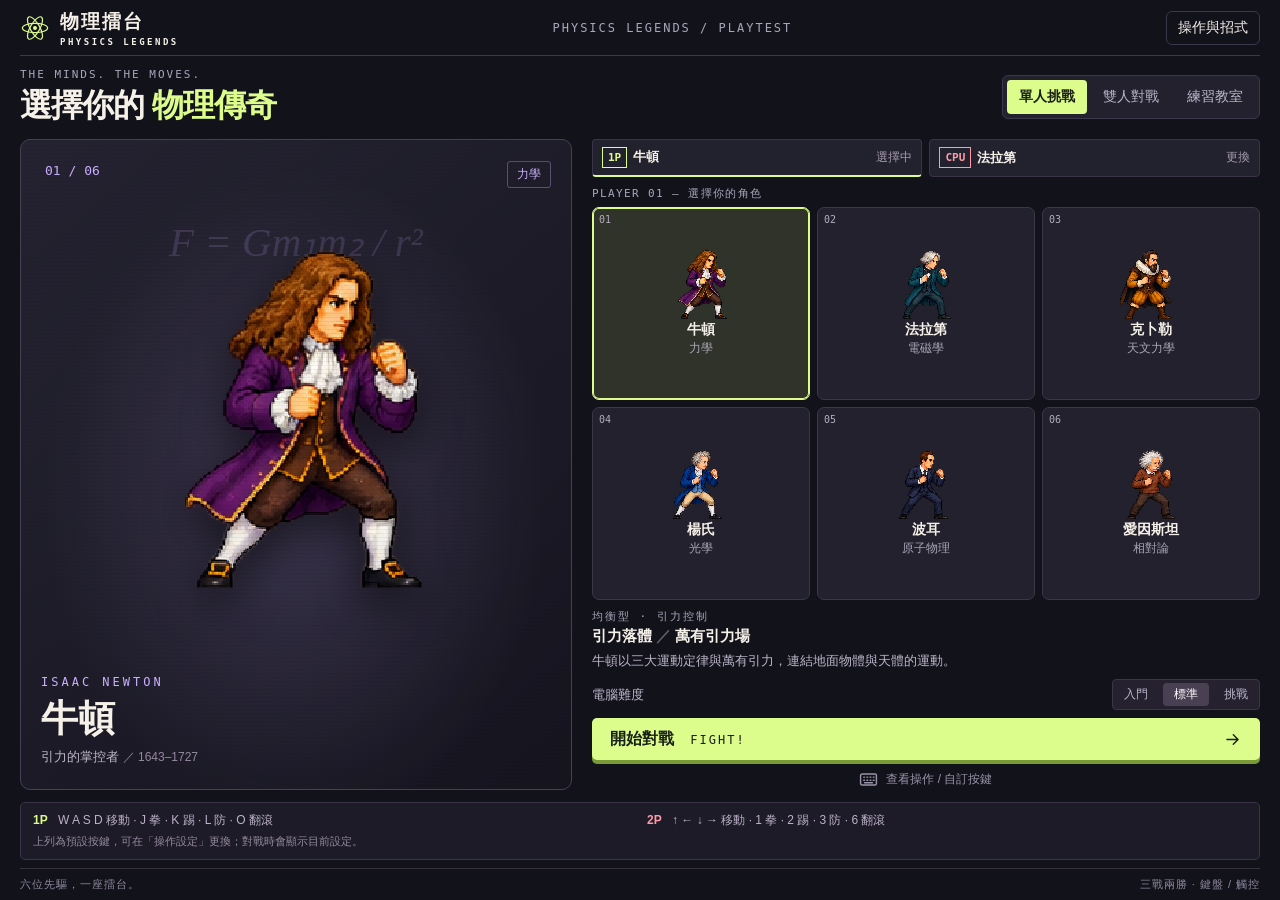
<file: index.html>
<!doctype html>
<html lang="zh-Hant">
<head>
  <meta charset="utf-8">
  <meta name="viewport" content="width=device-width, initial-scale=1, viewport-fit=cover">
  <meta name="theme-color" content="#12121b">
  <meta name="description" content="六位物理學家的原創網頁格鬥遊戲。支援單人挑戰、同鍵盤雙人與觸控操作。">
  <title>物理擂台｜Physics Legends</title>
  <link rel="icon" type="image/svg+xml" href="./favicon.svg">
  <link rel="stylesheet" href="./styles.css?v=13">
</head>
<body>
  <main class="arcade" id="app">
    <header class="topbar">
      <button class="brand brand-button" data-command="home" aria-label="返回物理擂台選角畫面">
        <svg viewBox="0 0 64 64" fill="none" stroke="currentColor" stroke-width="2.5" aria-hidden="true"><ellipse cx="32" cy="32" rx="27" ry="10"/><ellipse cx="32" cy="32" rx="27" ry="10" transform="rotate(60 32 32)"/><ellipse cx="32" cy="32" rx="27" ry="10" transform="rotate(120 32 32)"/><circle cx="32" cy="32" r="3" fill="currentColor"/></svg>
        <span>物理擂台<small>PHYSICS LEGENDS</small></span>
      </button>
      <span class="edition">PHYSICS LEGENDS / PLAYTEST</span>
      <div class="top-actions"><button class="quiet" data-command="guide">操作與招式</button></div>
    </header>
    <div id="screen"><p class="initial-loading">正在準備物理擂台…</p></div>
  </main>
  <dialog id="guide" class="guide-dialog" aria-labelledby="guide-title">
    <div class="guide-header"><h2 id="guide-title" class="guide-title">操作與物理招式</h2><button class="icon-button" data-command="close-guide" aria-label="關閉說明">×</button></div>
    <p class="guide-intro">了解角色招式，或設定兩位玩家的操作按鍵。<a href="./招式圖鑑.html" target="_blank" rel="noopener">查看十二種招式圖形 ↗</a></p>
    <div class="guide-tabs"><button data-command="guide-tab" data-tab="moves">角色圖鑑</button><button data-command="guide-tab" data-tab="keys">操作設定</button><button data-command="guide-tab" data-tab="experience">遊玩體驗</button></div>
    <div id="guide-body"></div>
  </dialog>
  <dialog id="quiz" aria-labelledby="quiz-title"></dialog>
  <noscript><p class="notice">此遊戲需要開啟 JavaScript。</p></noscript>
  <script defer src="./boot.js?v=13"></script>
  <script defer src="./game/roster.js?v=13"></script>
  <script defer src="./game/engine.js?v=13"></script>
  <script defer src="./game/input.js?v=13"></script>
  <script defer src="./game/audio.js?v=13"></script>
  <script defer src="./game/render.js?v=13"></script>
  <script defer src="./game/learning.js?v=13"></script>
  <script defer src="./main.js?v=13"></script>
</body>
</html>
</file>
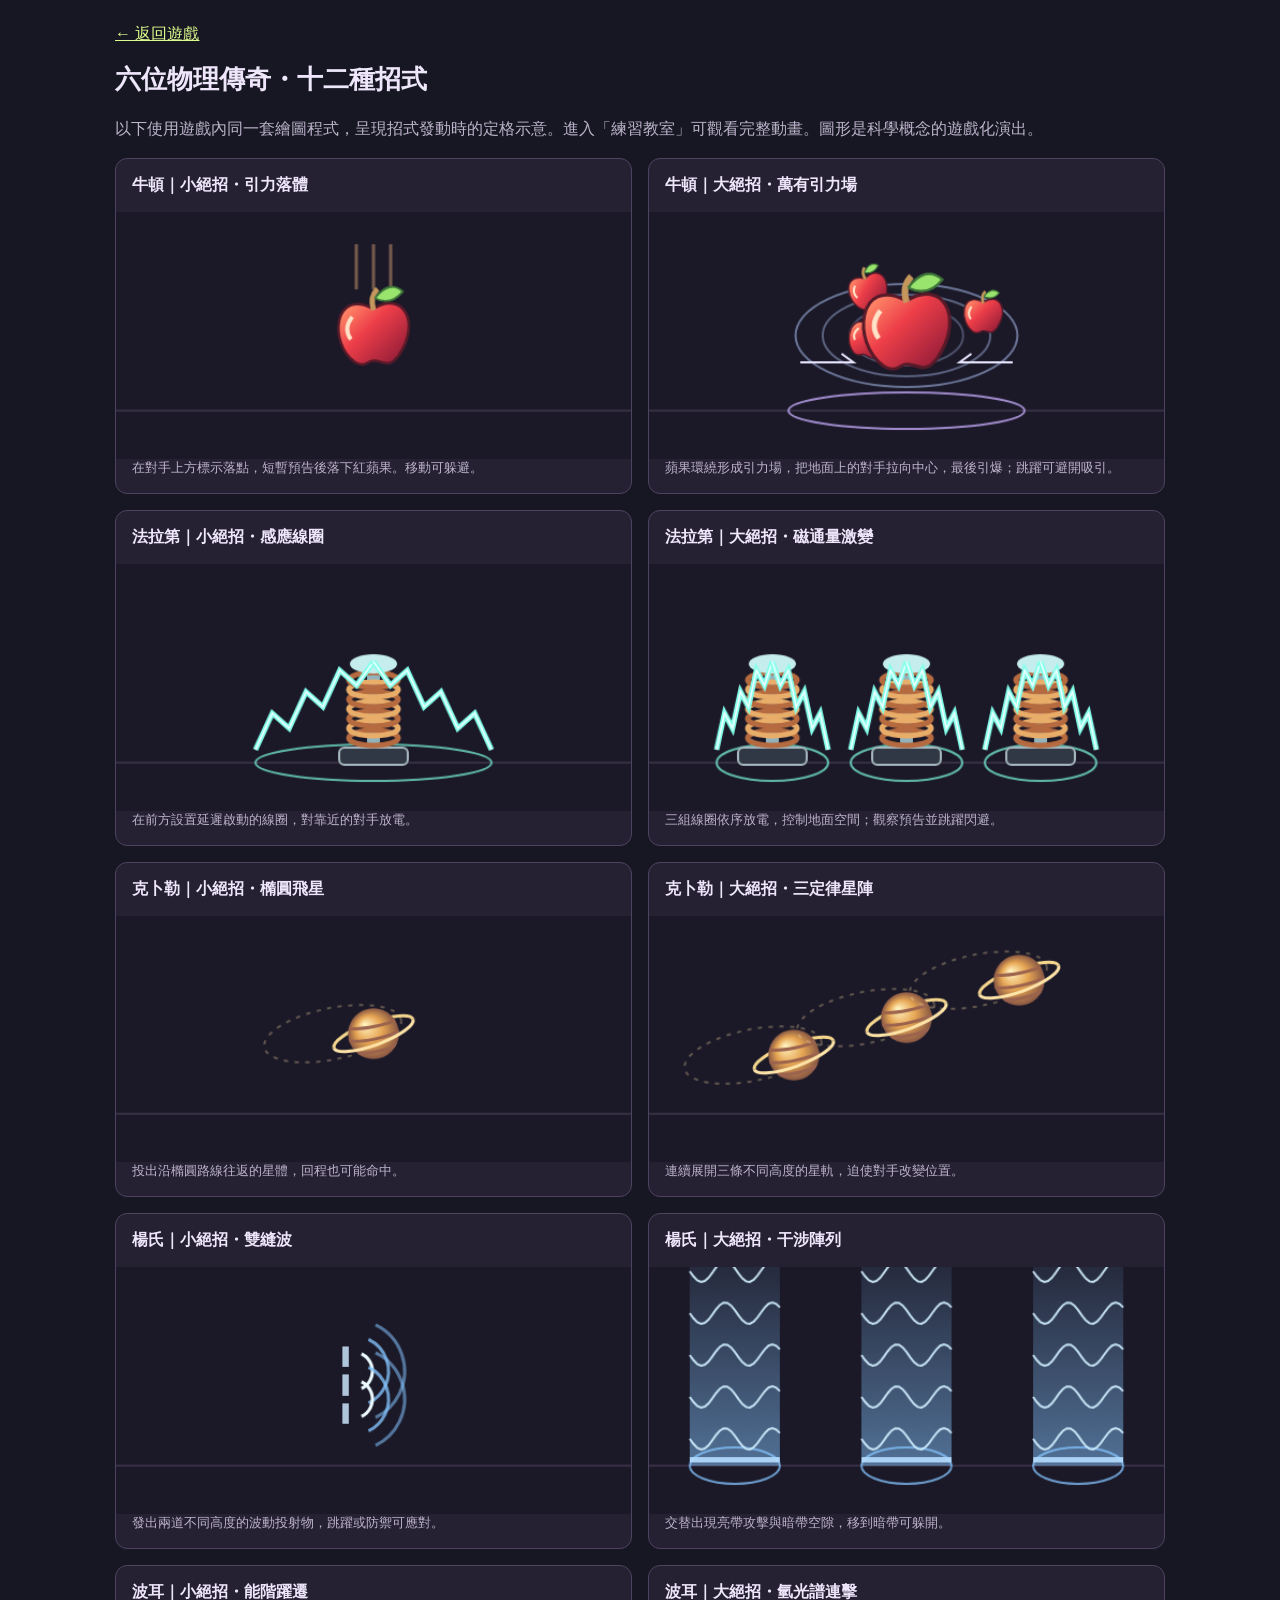
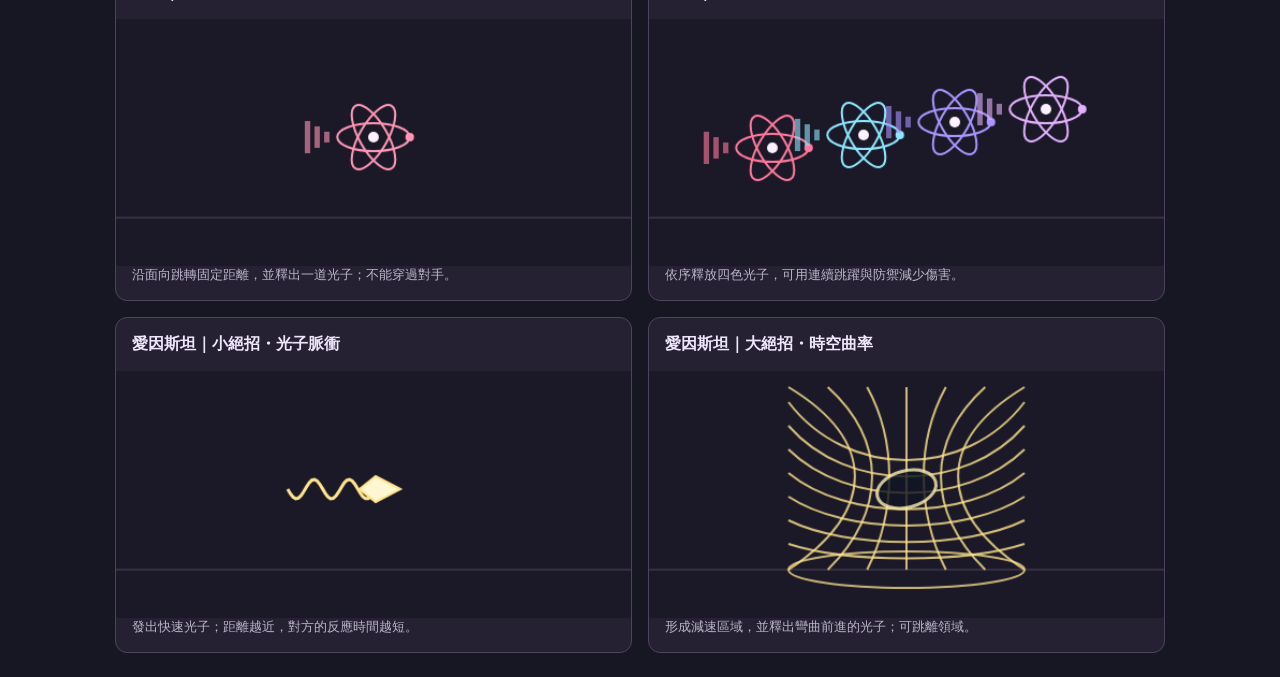
<file: 招式圖鑑.html>
<!doctype html>
<html lang="zh-Hant"><meta charset="utf-8"><meta name="viewport" content="width=device-width,initial-scale=1"><title>物理擂台｜招式圖形預覽</title>
<style>body{margin:0;background:#171723;color:#eee6fa;font-family:'Microsoft JhengHei',sans-serif;padding:24px}main{max-width:1050px;margin:auto}a{color:#dcfc8c}h1{font-size:26px}p{color:#bdb4cb;line-height:1.7}.grid{display:grid;grid-template-columns:1fr 1fr;gap:16px}article{border:1px solid #4e435f;border-radius:12px;background:#252132;overflow:hidden}h2{font-size:16px;margin:16px}canvas{width:100%;display:block}small{display:block;padding:0 16px 16px;color:#bdb4cb}@media(max-width:600px){.grid{grid-template-columns:1fr}}</style>
<main><a href="./index.html">← 返回遊戲</a><h1>六位物理傳奇・十二種招式</h1><p>以下使用遊戲內同一套繪圖程式，呈現招式發動時的定格示意。進入「練習教室」可觀看完整動畫。圖形是科學概念的遊戲化演出。</p><div class="grid" id="gallery"></div></main>
<script src="./game/roster.js?v=12"></script><script src="./game/engine.js?v=12"></script><script src="./game/render.js?v=12"></script>
<script>
const {Renderer,FIGHTERS,FLOOR}=PhysicsArena;
for(const f of FIGHTERS) for(const ultimate of [false,true]) {
 const move=ultimate?f.ultimate:f.special,card=document.createElement('article');
 const h=document.createElement('h2');h.textContent=`${f.name}｜${ultimate?'大絕招':'小絕招'}・${move.name}`;card.append(h);
 const canvas=document.createElement('canvas');card.append(canvas);const note=document.createElement('small');note.textContent=move.description;card.append(note);document.querySelector('#gallery').append(card);
 const r=new Renderer(canvas);canvas.width=480;canvas.height=230;r.reducedMotion=true;
 const c=r.ctx;c.fillStyle='#1b1928';c.fillRect(0,0,480,230);c.save();c.translate(0,185-FLOOR);c.strokeStyle='#50445f';c.beginPath();c.moveTo(0,FLOOR);c.lineTo(480,FLOOR);c.stroke();
 const theme=move.kind,zone=ultimate&&['gravity','photon','interference'].includes(theme)||theme==='coil';
 const e={theme,kind:zone?'zone':theme==='gravity'?'drop':theme==='orbit'?'orbit':'bolt',x:240,y:FLOOR-75,age:1,delay:0,life:2,radius:zone?110:25,color:f.color,vx:1,ultimate};
 if(theme==='coil'&&ultimate)for(const x of [115,240,365])r.effect({...e,x,radius:52},.6);
 else if(theme==='interference'&&ultimate)for(const x of [80,240,400])r.effect({...e,x,radius:42},.6);
 else if(theme==='energy'&&ultimate) ['#ff789b','#8de6ff','#a995ff','#e3b1ff'].forEach((color,i)=>r.effect({...e,x:115+i*85,y:FLOOR-65-i*12,color},.6));
 else if(theme==='orbit'&&ultimate)for(let i=0;i<3;i++)r.effect({...e,x:135+i*105,y:FLOOR-55-i*35},.6);
 else r.effect(e,.6);
 c.restore();
}
</script></html>
</file>
<file: styles.css>
:root{--background:#12121b;--foreground:#f6f1e8;--popover:#22212e;--popover-foreground:#f6f1e8;--muted:#292736;--muted-foreground:#aba8b9;--primary:#dcfc8c;--primary-foreground:#171c10;--border:#3b384c;--input:#3b384c;--ring:#dcfc8c;--radius:.5rem;--card:#1c1b27;--card-foreground:#f6f1e8;--secondary:#323044;--secondary-foreground:#f6f1e8;--accent:#323044;--accent-foreground:#f6f1e8;--destructive:#ff7b7b}

*{box-sizing:border-box}body{margin:0;background:var(--background);color:var(--foreground);font-family:'Segoe UI','Microsoft JhengHei',sans-serif;font-size:16px}button,a{-webkit-tap-highlight-color:transparent}button{cursor:pointer;font:inherit}button:disabled{cursor:not-allowed;opacity:.45}button:focus-visible,a:focus-visible{outline:2px solid #dcfc8c;outline-offset:4px}button{touch-action:manipulation}a{color:inherit;text-decoration:none}.arcade{max-width:1440px;margin:auto;padding:0 4.8vw}.topbar{height:100px;border-bottom:1px solid var(--border);display:flex;align-items:center;justify-content:space-between;gap:20px}.brand{display:flex;align-items:center;gap:13px;font-weight:900;font-size:23px;letter-spacing:2px}.brand>svg{width:38px;height:38px;color:#dcfc8c}.brand small{display:block;font-family:monospace;font-size:10px;letter-spacing:2.5px;margin-top:2px}.edition,.eyebrow{font-family:monospace;letter-spacing:2px;font-size:12px;color:#aaa6ba}.quiet{display:flex;align-items:center;gap:8px;background:transparent;border:1px solid var(--border);border-radius:6px;padding:10px 14px;font-size:14px}.select-screen{padding-top:32px}.section-top{display:flex;justify-content:space-between;align-items:end;margin-bottom:25px;gap:20px}.eyebrow{margin:0 0 8px}.section-top h1{font-size:clamp(25px,3vw,40px);letter-spacing:-1px;font-weight:800;line-height:1.3;margin:0}.section-top h1 span{color:#dcfc8c;margin-left:8px}.mode-tabs{height:44px!important;padding:4px!important;background:#22212d!important;border:1px solid #3b384c;border-radius:6px!important}.mode-tabs [data-slot=tabs-trigger]{padding:9px 16px!important;border-radius:3px!important;font-size:14px}.mode-tabs [data-active]{background:#dcfc8c!important;color:#172014!important}.selection-layout{display:grid;grid-template-columns:1fr 1.12fr;gap:34px}.portrait-stage{min-height:490px;position:relative;overflow:hidden;border:1px solid #464052;border-radius:10px;background:radial-gradient(ellipse at 50% 55%,color-mix(in srgb,var(--fighter) 18%,transparent),transparent 65%),linear-gradient(140deg,#252331,#15141f)}.portrait-stage:after{content:'';position:absolute;inset:0;background:repeating-linear-gradient(0deg,transparent,transparent 3px,#0000000d 3px,#0000000d 4px);pointer-events:none}.stage-index{position:absolute;top:23px;left:24px;color:var(--fighter);font-family:monospace;font-size:13px}.formula{position:absolute;left:0;right:0;top:80px;text-align:center;font-family:Georgia,serif;font-style:italic;font-size:clamp(28px,4vw,54px);color:var(--fighter);opacity:.16;white-space:nowrap}.sprite{background-image:url('./assets/fighters.png');background-size:600% 400%;background-repeat:no-repeat;image-rendering:pixelated}.big-sprite{width:330px;height:330px;position:absolute;left:50%;top:76px;transform:translateX(-50%);filter:drop-shadow(0 14px 20px #0008);animation:breathe 2.4s ease-in-out infinite}.portrait-caption{position:absolute;bottom:26px;left:28px;z-index:1}.portrait-caption>span{font:12px monospace;letter-spacing:3px;color:var(--fighter)}.portrait-caption h2{font-size:38px;font-weight:800;margin:4px 0}.portrait-caption p{margin:0;color:#bdb7c8;font-size:15px}.selection-info{display:flex;flex-direction:column;min-width:0}.roster-grid{display:grid;grid-template-columns:repeat(3,1fr);gap:10px}.fighter-card{background:#22212d;border:1px solid #3a3749;border-radius:7px;min-height:142px;position:relative;padding:8px 8px 12px;transition:border-color .15s,background .15s;overflow:hidden;color:var(--foreground)}.fighter-card:hover{background:#302b40;border-color:var(--fighter)}.fighter-card.chosen{border-color:#dcfc8c;box-shadow:inset 0 0 0 1px #dcfc8c;background:#303329}.card-number{position:absolute;top:10px;left:10px;font:10px monospace;color:#b3adbf}.mini-sprite{display:block;width:88px;height:88px;margin:0 auto 3px}.fighter-card strong{display:block;font-size:15px}.fighter-card small{display:block;color:#aaa5b7;font-size:12px;margin-top:3px}.moves-preview{padding:18px 0;flex:1}.moves-preview h3{font-weight:700;font-size:18px;margin:4px 0 8px}.moves-preview h3 span{color:#635e70}.moves-preview>p:last-child{color:#bcb6c8;font-size:14px;line-height:1.7;margin:0}.start-button{background:#dcfc8c;color:#192016;border:0;border-radius:5px;min-height:54px;padding:12px 24px;display:flex;align-items:center;justify-content:space-between;gap:16px;font-size:18px;font-weight:800;box-shadow:0 4px 0 #789a38;transition:background .15s}.start-button:hover{background:#e9ffb3}.input-hint{display:flex;align-items:center;justify-content:center;gap:8px;color:#9993a8;font-size:12px;margin:13px 0 0}.bottomline{border-top:1px solid #363141;margin:30px 0 0;padding:16px 0;display:flex;justify-content:space-between;color:#8e899d;font-size:12px;letter-spacing:1px}@keyframes breathe{50%{transform:translateX(-50%) translateY(-5px)}}
@media(min-width:1500px){.arcade{padding:0 64px}}@media(max-width:800px){.arcade{padding:0 20px}.topbar{height:76px}.edition{display:none}.section-top{align-items:start;flex-direction:column;gap:18px}.selection-layout{grid-template-columns:.9fr 1.1fr;gap:16px}.portrait-stage{min-height:490px}.big-sprite{width:280px;height:280px;top:115px}.roster-grid{gap:6px}.fighter-card{min-height:129px}.mini-sprite{width:74px;height:74px}.portrait-caption{left:16px}.portrait-caption h2{font-size:30px}.quiet{padding:8px}.portrait-caption>span{letter-spacing:1px}}
@media(max-width:560px){.arcade{padding:0 14px}.brand{font-size:19px;gap:9px}.brand>svg{width:29px}.brand small{font-size:8px}.select-screen{padding-top:20px}.selection-layout{grid-template-columns:1fr}.portrait-stage{min-height:205px}.big-sprite{width:200px;height:200px;left:73%;top:5px}.formula{top:45px;font-size:30px}.portrait-caption{bottom:22px;max-width:55%}.portrait-caption h2{font-size:30px}.portrait-caption>span{font-size:10px}.portrait-caption p{font-size:13px}.stage-index{top:16px;left:16px}.roster-grid{gap:7px}.fighter-card{min-height:125px}.mini-sprite{height:77px;width:77px}.bottomline{gap:12px;letter-spacing:0}.section-top h1{font-size:27px}.mode-tabs{width:100%!important}.section-top>[data-slot=tabs]{width:100%}}@media(prefers-reduced-motion:reduce){*{animation:none!important;transition:none!important}}
.brand-button{border:0;background:none;padding:0;text-align:left}.top-actions,.toolbar-actions{display:flex;gap:10px;align-items:center}.icon-button{height:38px;width:38px;display:grid;place-items:center;border:1px solid var(--border);border-radius:5px;background:#23212e;color:#d9d4e3}.icon-button svg{width:18px;height:18px}.portrait-field{position:absolute;right:20px;top:21px;font-size:12px;color:var(--fighter);border:1px solid color-mix(in srgb,var(--fighter) 35%,transparent);padding:4px 9px;border-radius:3px}.years{font-size:12px;color:#93899f}.player-selectors{display:grid;grid-template-columns:1fr 1fr;gap:10px;margin-bottom:18px}.player-selectors>button{display:flex;align-items:center;gap:9px;padding:10px;background:#22212e;border:1px solid #393447;border-radius:4px;font-size:14px;min-width:0}.player-selectors>button.active{border-bottom:2px solid #dcfc8c}.player-selectors strong{flex:1;text-align:left}.player-selectors svg{color:#dcfc8c}.player-tag{font:bold 11px monospace;padding:3px 5px;border:1px solid currentColor}.tag-0{color:#dcfc8c}.tag-1{color:#ff9ba8}.change-label{font-size:12px;color:#a59caf}.roster-label{font-size:11px;letter-spacing:1.4px}.difficulty-row{display:flex;align-items:center;justify-content:space-between;gap:10px;margin-bottom:14px;font-size:13px;color:#bdb6cb}.difficulty-tabs{height:31px!important;border:1px solid #3a3548;border-radius:4px!important;background:#25212f!important}.difficulty-tabs [data-slot=tabs-trigger]{font-size:12px;padding:3px 13px!important}.difficulty-tabs [data-active]{background:#484157!important;color:white!important}.start-button small{font-family:monospace;font-size:12px;letter-spacing:2px;margin-left:12px;font-weight:400}.help-link{background:none;border:0;align-self:center}.local-tip{font-size:13px;line-height:1.6;color:#bcb4c7;margin:0 0 14px}.selection-layout>.portrait-stage{min-height:590px}.big-sprite{width:370px;height:370px;top:105px}.portrait-caption{bottom:31px}.guide-dialog{max-width:780px!important;width:calc(100% - 32px)!important;max-height:88dvh;overflow:auto;padding:26px!important;border:1px solid #51475e;font-size:15px!important;background:#211e2d!important}.guide-title{font-size:24px!important;font-weight:800!important}.guide-roster{display:grid;grid-template-columns:1fr 1fr;gap:18px;padding-top:8px}.guide-roster article{border-top:2px solid var(--fighter);padding-top:13px}.guide-roster h3{font-size:19px;color:var(--fighter);font-weight:800;margin:0 0 8px}.guide-roster h3 small{font-size:12px;color:#b4abbe;display:block;font-weight:400;margin-top:5px}.guide-roster p,.guide-roster dd{font-size:14px;color:#c6bfce;line-height:1.7;margin:5px 0 12px}.guide-roster dt{font-weight:700;font-size:14px}.notice{font-size:13px!important;line-height:1.8;color:#aea5bd;grid-column:1/-1}.keys-guide>p{font-size:14px;line-height:1.8;color:#c7bfd0}.key-table{margin:15px 0}.key-row{display:grid;grid-template-columns:1fr 1fr 1fr;gap:12px;align-items:center;margin-bottom:7px;font-size:14px}.key-row>button{border:1px solid #4a415b;background:#302938;border-radius:4px;padding:7px}.key-row>button.listening{background:#dcfc8c;color:#182010}.key-heading{color:#a59caf;font-size:12px;margin-bottom:12px}.error-text{color:#ff9a9a!important}.battle-shell{padding-top:20px}.battle-toolbar{display:flex;justify-content:space-between;align-items:center;margin-bottom:17px;gap:12px}.battle-toolbar>span{font-size:13px;color:#b7adc5}.battle-toolbar b{color:#5a5068;margin:0 10px}.arena-frame{position:relative;aspect-ratio:1000/560;border:1px solid #5f516b;border-radius:9px;overflow:hidden;background:#1a1623;isolation:isolate}.arena-frame canvas{width:100%;height:100%;display:block;touch-action:none}.battle-hud{position:absolute;top:22px;left:25px;right:25px;display:flex;justify-content:space-between;pointer-events:none;gap:130px}.fighter-hud{width:calc(50% - 65px)}.hud-name{display:flex;align-items:center;gap:9px;margin-bottom:7px}.hud-name>span:first-child{color:#dcfc8c;font:11px monospace}.hud-name strong{font-size:20px;letter-spacing:1px}.round-dots{display:flex;gap:6px;margin-left:auto}.round-dots i{display:block;width:9px;height:9px;border:1px solid #c7b9d5;transform:rotate(45deg)}.round-dots i.won{background:#dcfc8c;border-color:#dcfc8c}.health-track{height:17px;border:1px solid #c7d6a35c;background:#3e2e3a;padding:2px;transform:skew(-12deg)}.health-track>div{height:100%;background:linear-gradient(90deg,#86ba59,#dcfc8c);transition:width .08s linear}.energy-track{height:5px;background:#453c51;margin-top:9px;overflow:hidden}.energy-track>div{height:100%;transition:width .08s linear}.energy-label{font-size:11px;letter-spacing:1px;color:#b4abc2;margin-top:5px;font-family:monospace}.hud-1{text-align:right}.hud-1 .hud-name{flex-direction:row-reverse}.hud-1 .hud-name>span:first-child{color:#ff9ba8}.hud-1 .round-dots{margin-left:0;margin-right:auto}.hud-1 .health-track{transform:skew(12deg)}.hud-1 .health-track>div{margin-left:auto;background:linear-gradient(90deg,#ffbfbc,#ea819a)}.hud-1 .energy-track>div{margin-left:auto}.timer{position:absolute;top:-7px;left:50%;transform:translateX(-50%);text-align:center}.timer strong{font-size:52px;line-height:1.1;font-family:Impact,'Arial Narrow',sans-serif;font-weight:400;color:#f5ead6}.timer>span{display:block;font:10px monospace;letter-spacing:1px;color:#c4b4cf}.arena-overlay{position:absolute;inset:0;z-index:2;display:flex;align-items:center;justify-content:center;flex-direction:column;gap:14px;background:#13121cda;padding:30px;text-align:center;backdrop-filter:blur(3px)}.arena-overlay.countdown{background:#13121c3a;backdrop-filter:none;pointer-events:none}.arena-overlay h2{font-size:clamp(25px,4vw,48px);font-weight:900;margin:0;color:#e2fc9c;text-shadow:3px 3px #353045}.arena-overlay p{margin:0;color:#ddd3e6;font-size:16px}.arena-overlay em{font-style:italic;color:#ff9caa;margin:0 12px}.arena-overlay .eyebrow{color:#b4a9c2}.arena-overlay .start-button{justify-content:center;min-height:46px;font-size:16px}.result-actions{display:flex;gap:12px;margin-top:5px}.result-fact{max-width:470px;font-size:14px!important;line-height:1.8}.battle-instructions{display:grid;grid-template-columns:1fr 1fr;gap:25px;margin-top:20px}.battle-instructions>div{border-left:2px solid #51475f;padding-left:14px}.battle-instructions strong{font-size:15px;margin-left:10px}.battle-instructions p{font-size:13px;color:#b7abc4;line-height:1.6;margin:7px 0 0}.battle-instructions p span{color:#71657f;padding:0 6px}kbd{font:11px monospace;padding:1px 5px;border:1px solid #6c5e7b;border-radius:3px;color:#e0d6eb}.battle-note{font-size:12px;color:#a297af;line-height:1.8;border-top:1px solid #3a3146;margin-top:20px;padding-top:13px}.battle-note span{float:right}.touch-controls{display:none;user-select:none;touch-action:none}.touch-panel{display:flex;justify-content:space-between;align-items:center;gap:12px;position:relative}.touch-player{display:none;color:#dcfc8c;font:12px monospace}.dpad{display:grid;grid-template-columns:repeat(3,46px);grid-template-rows:repeat(2,43px);gap:4px}.dpad .up{grid-column:2;grid-row:1}.dpad .left{grid-column:1;grid-row:2}.dpad .down{grid-column:2;grid-row:2}.dpad .right{grid-column:3;grid-row:2}.touch-key{display:flex;align-items:center;justify-content:center;flex-direction:column;border:1px solid #5a4e6a;background:#2c2638;border-radius:8px;touch-action:none;user-select:none;color:#eae4f0;min-height:43px;min-width:43px;-webkit-user-select:none}.touch-key:active{background:#655176;border-color:#dcfc8c}.touch-key svg{width:21px;height:21px}.touch-attacks{display:grid;grid-template-columns:repeat(3,46px);gap:5px}.touch-attacks .skill{grid-column:1/2;border-color:#879962;color:#dcfc8c}.touch-attacks .super{grid-column:2/4;border-color:#916679;color:#ffb0bf}.touch-key strong{font-size:13px}.touch-key small{font-size:9px}.touch-key.ready{background:#5a414d;box-shadow:0 0 8px #ff9ba83d}.battle-shell:fullscreen{padding:12px 20px;background:#12121b;overflow:auto;max-height:100dvh;display:flex;flex-direction:column;align-items:center}.battle-shell:fullscreen .arena-frame{width:min(100%,calc((100dvh - 90px)*1.786));flex-shrink:0}.battle-shell:fullscreen .battle-toolbar{width:100%}.battle-shell:fullscreen .battle-instructions,.battle-shell:fullscreen .battle-note{display:none}
@media(max-width:1000px){.selection-layout>.portrait-stage{min-height:615px}.big-sprite{width:310px;height:310px;top:160px}.years{display:block}.battle-hud{top:14px;left:18px;right:18px;gap:100px}.fighter-hud{width:calc(50% - 50px)}.hud-name strong{font-size:17px}.timer strong{font-size:44px}.battle-note span{float:none;display:block}}
@media(pointer:coarse),(max-width:760px){.touch-controls{display:block;padding:15px 0 4px}.touch-controls.two-players{display:grid;grid-template-columns:1fr 1fr;gap:20px}.two-players .touch-panel{flex-wrap:wrap}.two-players .touch-player{display:block;width:100%}.two-players .touch-attacks{grid-template-columns:repeat(3,40px)}.two-players .dpad{grid-template-columns:repeat(3,40px)}.two-players .touch-key{min-width:40px}.battle-instructions{display:none}.battle-shell:fullscreen .arena-frame{width:min(100%,calc((100dvh - 195px)*1.786))}.battle-shell:fullscreen .touch-controls{width:100%;max-width:800px}}
@media(max-width:560px){.selection-layout>.portrait-stage{min-height:210px}.big-sprite{width:200px;height:200px;left:73%;top:7px}.portrait-caption{bottom:23px}.years{display:none}.portrait-field{display:none}.player-selectors{margin:4px 0 12px}.player-selectors>button{padding:9px;font-size:13px}.moves-preview{padding:16px 0}.difficulty-tabs [data-slot=tabs-trigger]{padding:3px 11px!important}.guide-roster{grid-template-columns:1fr}.guide-dialog{padding:20px!important}.battle-toolbar>span{display:none}.battle-toolbar{margin-bottom:12px}.battle-toolbar .quiet{font-size:12px}.battle-hud{top:8px;left:9px;right:9px;gap:55px}.fighter-hud{width:calc(50% - 28px)}.hud-name{gap:5px;margin-bottom:4px}.hud-name strong{font-size:12px}.hud-name>span:first-child{font-size:9px}.round-dots{gap:4px}.round-dots i{width:6px;height:6px}.health-track{height:11px;padding:1px}.energy-track{height:3px;margin-top:5px}.energy-label{font-size:8px;letter-spacing:0;margin-top:3px}.timer{top:-2px}.timer strong{font-size:27px}.timer>span{font-size:7px}.arena-overlay{padding:15px;gap:8px}.arena-overlay .eyebrow{font-size:9px;margin:0}.arena-overlay h2{font-size:24px}.arena-overlay p{font-size:12px}.arena-overlay .result-fact{display:none}.arena-overlay .start-button{min-height:34px;font-size:13px;padding:6px 15px}.arena-overlay .quiet{padding:6px 12px;font-size:12px}.result-actions{gap:8px;margin:0}.battle-note{font-size:11px;margin-top:14px}.guide-title{font-size:21px!important}.top-actions{gap:7px}.top-actions .icon-button{width:32px}.two-players{grid-template-columns:1fr!important;gap:10px!important}.two-players .touch-panel{flex-wrap:nowrap;padding:10px 0;border-bottom:1px solid #44384f}.two-players .touch-player{width:auto}.touch-player{font-size:10px}.touch-attacks{grid-template-columns:repeat(3,43px)}.dpad{grid-template-columns:repeat(3,43px)}.battle-shell{padding-top:14px}}
@media(max-height:560px) and (orientation:landscape){.playing .topbar{display:none}.playing.arcade{padding:0 12px}.battle-shell{padding-top:7px}.battle-toolbar{margin-bottom:6px}.battle-toolbar .quiet{padding:4px 9px;font-size:12px}.icon-button{height:30px;width:30px}.arena-frame{max-height:calc(100dvh - 140px);width:auto;aspect-ratio:1000/560;margin:0 auto}.touch-controls{padding:6px 0}.touch-panel{max-width:800px;margin:auto}.dpad{grid-template-rows:repeat(2,34px);grid-template-columns:repeat(3,42px)}.touch-key{min-height:34px}.touch-attacks{grid-template-columns:repeat(3,52px)}.battle-note{display:none}.arena-overlay h2{font-size:27px}.battle-instructions{display:none}.arena-overlay .result-fact{display:none}}
/* Standalone HTML controls. All paths are relative for GitHub Pages. */
[hidden]{display:none!important}button{color:inherit}svg{flex-shrink:0}.quiet svg,.start-button svg,.input-hint svg{width:19px;height:19px}.initial-loading{text-align:center;padding:80px 20px;color:#b7adc5}.mode-tabs,.difficulty-tabs,.guide-tabs{display:flex;align-items:center;gap:4px}.mode-tab,.difficulty-tabs>button,.guide-tabs>button{border:0;background:transparent;border-radius:4px;padding:9px 18px;font-size:14px;color:#bdb7cc;white-space:nowrap}.mode-tab.active,.guide-tabs>button.active{background:#dcfc8c;color:#1a2113;font-weight:700}.difficulty-tabs>button{font-size:13px;padding:4px 13px}.difficulty-tabs>button.active{background:#494053;color:#fff}.mode-tabs{height:auto!important}.guide-tabs{background:#302838;border:1px solid #53465d;border-radius:5px;padding:4px;width:max-content;margin:18px 0}.guide-dialog{color:#f6f1e8;margin:auto;position:fixed;inset:0;border-radius:10px;box-shadow:0 25px 90px #000b;overscroll-behavior:contain}.guide-dialog::backdrop{background:#080810c9;backdrop-filter:blur(4px)}.guide-header{display:flex;align-items:center;justify-content:space-between;gap:20px}.guide-title{margin:0}.guide-intro{font-size:14px;color:#bfb5cb;margin:12px 0}.guide-dialog dl{margin:0}.guide-dialog a{color:#dcfc8c;text-decoration:underline}.selection-key-summary{display:grid;grid-template-columns:1fr 1fr;gap:10px;margin-top:24px;padding:17px 20px;border:1px solid #3a3347;border-radius:5px;background:#1d1b27;font-size:13px;color:#bcb2c8;line-height:1.7}.selection-key-summary b{color:#dcfc8c;padding-right:7px}.selection-key-summary>span:nth-child(2) b{color:#ff9ba8}.selection-key-summary small{grid-column:1/-1;font-size:12px;color:#958a9f}.bottomline{margin-top:18px}.control-decks{display:grid;grid-template-columns:1fr 1fr;gap:22px;margin:19px 0 0;user-select:none}.control-deck{background:#1c1926;border:1px solid #3d334a;border-radius:7px;padding:14px}.control-deck-title{display:flex;align-items:center;gap:10px;margin-bottom:13px}.control-deck-title strong{font-size:15px}.control-deck-title>span:last-child{margin-left:auto;color:#93889f;font-size:12px}.control-deck .touch-panel{gap:14px}.control-deck .dpad{grid-template-columns:repeat(3,42px);grid-template-rows:repeat(2,45px);gap:4px}.control-deck .touch-attacks{grid-template-columns:repeat(3,minmax(43px,1fr));gap:5px;flex:1;max-width:220px}.control-deck .touch-key{min-height:45px;min-width:40px;padding:4px 5px;gap:2px}.control-deck .touch-key strong{font-size:13px;line-height:1.15}.control-deck .touch-key kbd{border:none;background:none;padding:0;color:#c5b9d0;font-size:12px;line-height:1}.control-deck .touch-key small{font-size:10px}.control-deck .super kbd{color:#ffc7d0}.control-deck .skill kbd{color:#dcfc8c}.touch-key.pressed{background:#665174;border-color:#dcfc8c;box-shadow:inset 0 0 8px #0005}.move-key-label{font-size:12px;color:#a99cb8;margin:12px 0 0;line-height:1.6}.move-key-label span{color:#6c5d7b;padding:0 4px}.cpu-moves{padding:5px 0;color:#b8acc5}.cpu-moves p{font-size:14px;margin:9px 0}.cpu-moves strong{color:#f1e7fc;padding-left:12px}.cpu-moves small{font-size:12px;line-height:1.6}.battle-shell:fullscreen .control-decks{width:100%;max-width:1000px;margin-top:10px}.battle-shell:fullscreen .arena-frame{width:min(100%,calc((100dvh - 290px)*1.786))}.battle-shell:fullscreen .control-deck{padding:9px}.battle-shell:fullscreen .control-deck-title{margin-bottom:5px}.battle-shell:fullscreen .move-key-label{display:none}
@media(max-width:950px){.control-decks{gap:12px}.control-deck{padding:10px}.control-deck .touch-panel{gap:7px}.control-deck .dpad{grid-template-columns:repeat(3,35px)}.control-deck .touch-key{min-width:32px}.control-deck .touch-attacks{grid-template-columns:repeat(3,minmax(34px,1fr))}.selection-key-summary{grid-template-columns:1fr}.control-deck .touch-key strong{font-size:12px}}
@media(max-width:620px){.control-decks{grid-template-columns:1fr;margin-top:12px}.cpu-deck{display:none}.control-deck{padding:10px 12px}.control-deck .dpad{grid-template-columns:repeat(3,46px);grid-template-rows:repeat(2,46px)}.control-deck .touch-key{min-height:46px;min-width:42px}.control-deck .touch-attacks{grid-template-columns:repeat(3,minmax(43px,1fr));max-width:200px}.control-deck .touch-key strong{font-size:13px}.control-deck-title{margin-bottom:8px}.move-key-label{margin-top:8px}.control-deck .touch-panel{gap:10px}.selection-key-summary{padding:12px;font-size:12px;margin-top:18px;gap:5px}.guide-dialog{max-height:90dvh}.mode-tab{padding:9px 21px}.section-top>.mode-tabs{width:100%;justify-content:center}.mode-tab{flex:1}.difficulty-tabs>button{padding:4px 12px}.local-decks .control-deck-title>span:last-child{font-size:11px}.arena-overlay .quiet svg{width:14px}.battle-shell:fullscreen .arena-frame{width:100%}}
@media(max-width:370px){.control-deck .dpad{grid-template-columns:repeat(3,38px)}.control-deck .touch-key{min-width:35px}.control-deck .touch-attacks{grid-template-columns:repeat(3,minmax(36px,1fr))}.control-deck .touch-panel{gap:6px}.control-deck{padding:9px}.topbar .quiet{font-size:12px}}
@media(max-height:560px) and (orientation:landscape){.control-decks{margin:6px 0 0;display:flex;justify-content:space-between;gap:15px}.control-deck{padding:4px 7px;flex:1;border:0;background:transparent}.cpu-deck{display:none}.control-deck-title,.move-key-label{display:none}.control-deck .touch-attacks{max-width:240px;grid-template-columns:repeat(5,1fr)}.control-deck .touch-attacks .skill,.control-deck .touch-attacks .super{grid-column:auto}.control-deck .dpad{grid-template-columns:repeat(4,43px);grid-template-rows:45px;gap:4px}.control-deck .dpad .left{grid-column:1;grid-row:1}.control-deck .dpad .right{grid-column:2;grid-row:1}.control-deck .dpad .up{grid-column:3;grid-row:1}.control-deck .dpad .down{grid-column:4;grid-row:1}.control-deck .touch-key{min-height:45px}.arena-frame{max-height:calc(100dvh - 106px);width:auto}.local-decks .control-deck .dpad{grid-template-columns:repeat(2,34px);grid-template-rows:repeat(2,32px)}.local-decks .control-deck .dpad .left{grid-column:1;grid-row:2}.local-decks .control-deck .dpad .right{grid-column:2;grid-row:2}.local-decks .control-deck .dpad .up{grid-column:1;grid-row:1}.local-decks .control-deck .dpad .down{grid-column:2;grid-row:1}.local-decks .control-deck .touch-key{min-height:32px}.local-decks .control-deck .touch-attacks{grid-template-columns:repeat(3,1fr);gap:3px}.local-decks .control-deck .touch-attacks .super{grid-column:2/4}.local-decks .touch-key small{display:none}.battle-shell:fullscreen .arena-frame{width:min(100%,calc((100dvh - 112px)*1.786))}}

.startup-error{max-width:620px;margin:60px auto;padding:28px;border:1px solid #8e5c70;border-radius:8px;background:#241c2b}.startup-error h2{font-size:25px;color:#ffb8c4}.startup-error p{line-height:1.8;color:#cdc0d8}.startup-error .start-button{margin-top:20px}

/* Desktop: reserve space for controls first, then fit the arena into the remainder. */
.arena-slot { min-width: 0; }
.arena-frame { container-type: inline-size; container-name: arena; }
@media (min-width: 620px) and (min-height: 520px) {
  .arcade { height: 100dvh; display: flex; flex-direction: column; padding: 0 20px; }
  .topbar { height: 56px; min-height: 56px; flex: 0 0 56px; gap: 14px; }
  .brand { font-size: 19px; gap: 10px; }
  .brand > svg { width: 30px; height: 30px; }
  .brand small { font-size: 9px; }
  .topbar .quiet { padding: 7px 11px; }
  #screen { flex: 1; min-height: 0; display: flex; flex-direction: column; }
  .select-screen { flex: 1; min-height: 0; display: flex; flex-direction: column; padding-top: 12px; }
  .section-top { flex-direction: row; align-items: center; flex-shrink: 0; gap: 12px; margin-bottom: 12px; }
  .section-top h1 { font-size: clamp(23px, 2.6vw, 32px); }
  .section-top .eyebrow { margin-bottom: 4px; font-size: 11px; }
  .section-top .mode-tabs { width: auto !important; flex-shrink: 0; }
  .mode-tab { padding: 8px 12px; }
  .selection-layout { flex: 1; min-height: 0; grid-template-columns: minmax(0, .95fr) minmax(0, 1.15fr); gap: 20px; }
  .selection-layout > .portrait-stage { min-height: 0; height: auto; }
  .selection-info { min-height: 0; }
  .player-selectors { flex-shrink: 0; margin-bottom: 9px; gap: 7px; }
  .player-selectors > button { padding: 7px 9px; font-size: 13px; gap: 6px; }
  .roster-label { margin-bottom: 6px; font-size: 11px; }
  .roster-grid { flex: 1; min-height: 0; grid-template-rows: repeat(2, minmax(0, 1fr)); gap: 7px; }
  .fighter-card { min-height: 0; padding: 4px 4px 7px; display: flex; flex-direction: column; justify-content: center; align-items: center; }
  .mini-sprite { width: clamp(38px, 8vh, 84px); height: clamp(38px, 8vh, 84px); flex-shrink: 1; min-height: 22px; margin: 0 auto 2px; aspect-ratio: 1; }
  .fighter-card strong { font-size: 14px; }
  .fighter-card small { font-size: 12px; margin-top: 1px; }
  .card-number { top: 6px; left: 6px; }
  .big-sprite { width: min(95%, 39vh); height: auto; aspect-ratio: 1; top: 42%; transform: translate(-50%, -50%); animation: none; }
  .formula { top: 12%; font-size: clamp(24px, 3.2vw, 45px); }
  .portrait-caption { bottom: 23px; left: 20px; }
  .portrait-caption h2 { font-size: clamp(25px, 3vw, 37px); }
  .portrait-caption p { font-size: 13px; }
  .moves-preview { flex: 0 0 auto; padding: 9px 0; }
  .moves-preview .eyebrow { font-size: 11px; margin-bottom: 3px; }
  .moves-preview h3 { font-size: 15px; margin: 3px 0 5px; }
  .moves-preview > p:last-child { font-size: 13px; line-height: 1.5; }
  .difficulty-row { margin-bottom: 8px; flex-shrink: 0; }
  .difficulty-tabs > button { padding: 3px 11px; font-size: 12px; }
  .start-button { min-height: 42px; padding: 9px 18px; font-size: 16px; flex-shrink: 0; }
  .input-hint { margin-top: 9px; font-size: 12px; }
  .selection-key-summary { flex-shrink: 0; margin-top: 12px; padding: 8px 12px; gap: 3px 14px; font-size: 12px; line-height: 1.6; }
  .selection-key-summary small { font-size: 11px; }
  .bottomline { margin-top: 8px; padding: 8px 0; font-size: 11px; flex-shrink: 0; }
  .playing .topbar { display: flex; }
  .battle-shell { flex: 1; min-height: 0; padding: 8px 0; display: grid; grid-template-rows: auto minmax(0, 1fr) auto auto; gap: 8px; }
  .battle-toolbar { margin: 0; gap: 10px; }
  .battle-toolbar .quiet { padding: 6px 10px; font-size: 13px; }
  .battle-toolbar .icon-button { width: 32px; height: 32px; }
  .arena-slot { min-height: 0; display: flex; align-items: center; justify-content: center; overflow: hidden; }
  .arena-frame { flex: 0 0 auto; max-height: none; max-width: 100%; margin: 0; }
  .control-decks { margin: 0; gap: 12px; display: grid; grid-template-columns: 1fr 1fr; }
  .control-deck { padding: 8px 11px; }
  .control-deck-title { margin-bottom: 6px; }
  .control-deck-title strong { font-size: 14px; }
  .control-deck-title > span:last-child { font-size: 11px; }
  .control-deck .touch-panel { gap: 8px; }
  .control-deck .dpad { grid-template-columns: repeat(3, 36px); grid-template-rows: repeat(2, 35px); gap: 3px; }
  .control-deck .touch-attacks { grid-template-columns: repeat(3, minmax(35px, 1fr)); gap: 3px; max-width: 225px; }
  .control-deck .touch-key { min-height: 35px; min-width: 32px; padding: 3px; }
  .control-deck .touch-key strong { font-size: 12px; }
  .control-deck .touch-key kbd { font-size: 12px; }
  .control-deck .touch-key small { font-size: 10px; }
  .move-key-label { margin: 6px 0 0; font-size: 12px; }
  .cpu-deck { display: block; }
  .cpu-moves { padding: 0; }
  .cpu-moves p { margin: 7px 0; font-size: 13px; }
  .battle-note { display: block; margin: 0; padding-top: 5px; font-size: 11px; line-height: 1.5; }
  .battle-note span { float: none; display: inline; margin-left: 10px; }
  #fullscreen-message:not([hidden]) { position: fixed; z-index: 8; bottom: 8px; left: 15%; right: 15%; padding: 9px; background: #292036; border-radius: 6px; }
}
@media (min-width: 620px) and (max-height: 680px) and (min-height: 520px) {
  .topbar { height: 48px; min-height: 48px; flex-basis: 48px; }
  .select-screen { padding-top: 7px; }
  .section-top { margin-bottom: 7px; }
  .section-top h1 { font-size: 23px; }
  .section-top .eyebrow { display: none; }
  .mode-tab { padding: 6px 10px; font-size: 13px; }
  .mini-sprite { width: 40px; height: 40px; }
  .moves-preview { padding: 5px 0; }
  .moves-preview > p:last-child { font-size: 12px; }
  .selection-key-summary { margin-top: 6px; padding: 5px 9px; }
  .selection-key-summary small { display: none; }
  .bottomline { padding: 5px 0; margin-top: 5px; }
  .roster-grid { gap: 5px; }
  .fighter-card { padding: 3px; }
  .input-hint { margin-top: 6px; }
  .portrait-caption { bottom: 16px; }
  .local-tip { margin-bottom: 6px; font-size: 12px; }
}
/* HUD size follows the fitted arena, not the monitor width. */
@container arena (max-width: 650px) {
  .battle-hud { top: 10px; left: 12px; right: 12px; gap: 70px; }
  .fighter-hud { width: calc(50% - 35px); }
  .hud-name { gap: 5px; margin-bottom: 5px; }
  .hud-name strong { font-size: 14px; }
  .hud-name > span:first-child { font-size: 10px; }
  .health-track { height: 12px; padding: 1px; }
  .energy-track { height: 4px; margin-top: 5px; }
  .energy-label { font-size: 9px; margin-top: 4px; }
  .timer { top: -3px; }
  .timer strong { font-size: 34px; }
  .timer > span { font-size: 9px; }
  .round-dots i { width: 7px; height: 7px; }
  .arena-overlay { gap: 9px; padding: 16px; }
  .arena-overlay h2 { font-size: 28px; }
  .arena-overlay p { font-size: 13px; }
  .arena-overlay .start-button { min-height: 35px; padding: 7px 14px; font-size: 14px; }
  .result-fact { display: none; }
}
.battle-shell:fullscreen { height: 100dvh; width: 100%; max-height: none; box-sizing: border-box; display: grid; grid-template-rows: auto minmax(0, 1fr) auto auto; gap: 8px; padding: 10px 18px; align-items: stretch; justify-items: stretch; }
.battle-shell:fullscreen .arena-slot { display: flex; min-height: 0; align-items: center; justify-content: center; overflow: hidden; }
.battle-shell:fullscreen .arena-frame { max-height: none; flex: 0 0 auto; }
.battle-shell:fullscreen .control-decks { max-width: none; margin: 0; }

/* Product playtest: readable states, thumb controls and viewport-safe combat. */
.portrait-coach { display: none; }
#quiz { width: min(640px,calc(100% - 24px)); max-height: 90dvh; overflow: auto; color:#f7f0ff; background:linear-gradient(145deg,#30263f,#181724); border:1px solid #9a82ba; border-radius:16px; padding:24px; box-shadow:0 24px 100px #000b; }
#quiz::backdrop { background:#090a14d9; }
#quiz h2 { margin:8px 0; font-size:24px; }
#quiz h3 { line-height:1.6; }
#quiz p { font-size:14px; line-height:1.8; color:#cdc2da; }
.quiz-choices { display:grid; gap:10px; }
.quiz-choices button { min-height:48px; padding:12px; text-align:left; border:1px solid #69587c; border-radius:8px; color:#f6efff; background:#352c43; }
.quiz-choices button.correct { border-color:#d8f99c; background:#35422b; opacity:1; }
#quiz-feedback { margin:18px 0; }
#quiz-feedback h3 { color:#dcfc8c; }
#quiz-leave { margin-top:16px; color:#effbd9; min-height:44px; }
.touch-attacks .skill,.touch-attacks .super,.touch-attacks .roll { grid-column:auto !important; }
.touch-attacks .roll { border-color:#81d4ec; color:#c9efff; }
.playing .touch-attacks { grid-template-columns:repeat(2,minmax(44px,1fr)) !important; }
.playing .energy-track { display:none; }
#quiz:has(.race-players) { width:min(760px,calc(100% - 24px)); }
#race-clock { float:right; font-size:14px; color:#e7fda5; padding:6px 0; }
.race-rule { font-size:12px !important; }
.race-options { display:grid; gap:5px; margin:12px 0; }
.race-options p { margin:0; padding:6px 10px; border-left:2px solid #8d78b1; background:#1c1928; }
.race-options b { color:#e5ffa5; padding-right:8px; }
.race-players { display:grid; grid-template-columns:repeat(2,minmax(0,1fr)); gap:12px; }
.race-player { border:1px solid #625373; border-radius:10px; padding:10px; min-width:0; background:#262033; }
.race-identity { display:flex; align-items:center; gap:8px; }
.race-avatar { width:52px; height:52px; flex-shrink:0; }
.race-player small { color:#c2b4d3; font-size:11px; }
.race-status { min-height:24px; font-size:12px !important; margin:8px 0 !important; }
.race-buttons { display:grid; grid-template-columns:repeat(3,1fr); gap:5px; }
.race-buttons button { min-height:44px; background:#3b304d; border:1px solid #7a6393; border-radius:6px; color:#fff; }
.race-buttons kbd { display:block; font-size:11px; color:#dcfc8c; }
.race-right { border-color:#d6f88e; background:#2b3929; }
.race-injury { border-color:#ff748a; animation:internal-hit .55s ease-out; }
.race-injury .race-avatar { filter:drop-shadow(0 0 9px #ff365b); transform:rotate(-14deg); }
.race-injury .race-status { color:#ff879a !important; }
@keyframes internal-hit { 0%,40% {transform:translateX(-5px);background:#8a2547} 20%,60% {transform:translateX(5px)} 100% {transform:none} }
@media(max-width:480px) { #quiz:has(.race-players) { padding:16px; } #quiz h2{font-size:20px} .race-players{gap:7px}.race-player{padding:7px}.race-avatar{width:35px;height:35px}.race-identity{gap:3px;font-size:12px} #quiz h3{font-size:16px} }
@media (max-width: 619px) and (min-height: 620px) {
  .playing .arena-slot { flex-direction: column; }
  .portrait-coach { display: block; width: 100%; padding: 18px 8px 0; color: #c2b9d0; }
  .portrait-coach strong { color: #e5dcf4; font-size: 14px; }
  .portrait-coach p { font-size: 13px; line-height: 1.7; margin: 8px 0; }
  .portrait-coach small { font-size: 12px; color: #d1e4aa; }
}
.low-motion *, .low-motion *::before, .low-motion *::after { animation: none !important; transition: none !important; }
.setting-switch { width: 100%; display: flex; align-items: center; justify-content: space-between; gap: 20px; padding: 18px; margin: 12px 0; border: 1px solid #534860; border-radius: 10px; background: #292334; color: #f6f1e8; text-align: left; }
.setting-switch small { display: block; color: #bfb5cd; margin-top: 6px; font-size: 13px; }
.setting-switch strong { white-space: nowrap; color: #dcfc8c; font-size: 14px; }
.touch-key { user-select: none; -webkit-user-select: none; touch-action: none; }
.touch-key.unavailable { border-style: dashed; }
.touch-key.unavailable small { color: #c8bfd2; }
.touch-key.ready { border: 2px solid #dcfc8c; box-shadow: 0 0 16px #dcfc8c30; }
.touch-key.pressed { transform: translateY(2px); background: #555139; border-color: #ecffac; color: #fff; }
.arena-frame { box-shadow: 0 12px 40px #0005; }
.practice-mode .battle-note { color: #e4ffb6; border-left: 3px solid #c2e77e; padding-left: 10px; }
.playing.arcade { height: 100dvh; display: flex; flex-direction: column; padding-left: max(12px, env(safe-area-inset-left)); padding-right: max(12px, env(safe-area-inset-right)); }
.playing #screen { display: flex; flex: 1; min-height: 0; }
.playing .battle-shell { width: 100%; min-height: 0; flex: 1; display: grid; grid-template-rows: auto minmax(0,1fr) auto auto; gap: 8px; padding: 8px 0 max(8px, env(safe-area-inset-bottom)); }
.playing .arena-slot { min-height: 0; display: flex; align-items: center; justify-content: center; overflow: hidden; }
.playing .arena-frame { flex: 0 0 auto; max-height: none; max-width: 100%; margin: 0; }
.playing .battle-toolbar, .playing .control-decks, .playing .battle-note { margin: 0; }
.playing .battle-note { line-height: 1.5; }
.playing .practice-mode .battle-note { display: block; }
.playing .dpad .up { grid-column: 2; grid-row: 1; }
.playing .dpad .left { grid-column: 1; grid-row: 2; }
.playing .dpad .down { grid-column: 2; grid-row: 2; }
.playing .dpad .right { grid-column: 3; grid-row: 2; }
@media (max-width: 900px) {
  .playing .topbar { display: none; }
  .playing .battle-toolbar > span { display: none; }
  .playing .battle-toolbar .icon-button { width: 40px; height: 40px; }
  .playing .battle-toolbar .quiet { min-height: 40px; }
  .playing .control-decks:not(.local-decks) { grid-template-columns: 1fr; }
  .playing .cpu-deck { display: none; }
  .playing .control-deck { padding: 8px; }
  .playing .control-deck-title { margin-bottom: 5px; }
  .playing .control-deck-title > span:last-child { display: none; }
  .playing .touch-panel { display: flex; justify-content: space-between; gap: 12px; }
  .playing .dpad { display: grid; grid-template-columns: repeat(3,44px); grid-template-rows: repeat(2,48px); gap: 4px; }
  .playing .touch-attacks { display: grid; grid-template-columns: repeat(3,minmax(44px,1fr)); max-width: 330px; gap: 4px; flex: 1; }
  .playing .touch-key { min-height: 48px; min-width: 44px; padding: 3px; }
  .playing .touch-key strong { font-size: 14px; }
  .playing .touch-key kbd { font-size: 11px; }
  .playing .touch-key small { font-size: 10px; }
  .playing .move-key-label { margin-top: 5px; font-size: 11px; }
  .playing .battle-note { font-size: 11px; padding-top: 4px; }
  .playing .battle-note span { display: none; }
  .playing .local-decks { grid-template-columns: 1fr 1fr; gap: 6px; }
  .playing .local-decks .touch-panel { flex-direction: column; align-items: center; gap: 5px; }
  .playing .local-decks .touch-attacks { width: 100%; }
  .playing .local-decks .move-key-label { display: none; }
}
@media (max-width: 619px) {
  .section-top { gap: 12px; }
  .mode-tabs { display: flex; width: 100%; height: auto !important; }
  .mode-tab { flex: 1; min-height: 42px; padding: 7px; font-size: 14px; }
  .selection-layout > .portrait-stage { min-height: 170px; }
  .portrait-stage .big-sprite { width: 175px; height: 175px; top: 0; }
  .portrait-stage .formula { top: 30px; }
  .portrait-stage .portrait-caption { bottom: 14px; }
  .fighter-card { min-height: 106px; }
  .fighter-card .mini-sprite { width: 63px; height: 63px; }
  .selection-key-summary { display: none; }
  .start-button { min-height: 48px; }
  .guide-dialog { padding: 16px !important; }
  .guide-tabs { gap: 4px; }
  .guide-tabs button { padding: 9px; font-size: 14px; }
  .playing .control-deck .touch-panel { gap: 8px; }
}
@media (max-height: 519px) and (min-width: 620px) {
  .playing .topbar { display: none; }
  .playing .battle-shell { gap: 4px; padding-top: 4px; }
  .playing .battle-toolbar > span { display: none; }
  .playing .battle-toolbar .icon-button, .playing .battle-toolbar .quiet { height: 32px; min-height: 32px; padding: 5px 8px; }
  .playing .control-deck-title, .playing .move-key-label { display: none; }
  .playing .control-deck { padding: 4px 8px; }
  .playing .touch-key kbd { display: none; }
  .playing .dpad { grid-template-rows: repeat(2,44px); grid-template-columns: repeat(3,48px); }
  .playing .touch-key { min-height: 44px; }
  .playing .touch-attacks { max-width: 300px; }
  .playing .local-decks .touch-panel { flex-direction: row; }
  .playing .local-decks .dpad { grid-template-columns: repeat(3,32px); }
  .playing .local-decks .touch-key { min-width: 30px; }
}
@container arena (max-width: 420px) {
  .battle-hud { top: 7px; left: 9px; right: 9px; }
  .hud-name strong { font-size: 12px; }
  .energy-label { font-size: 8px; }
  .timer strong { font-size: 27px; }
  .arena-overlay h2 { font-size: 22px; }
  .arena-overlay { gap: 5px; padding: 8px; }
  .arena-overlay p { font-size: 11px; margin: 0; }
  .arena-overlay .eyebrow { display: none; }
  .arena-overlay .quiet { padding: 5px 10px; }
}
</file>
